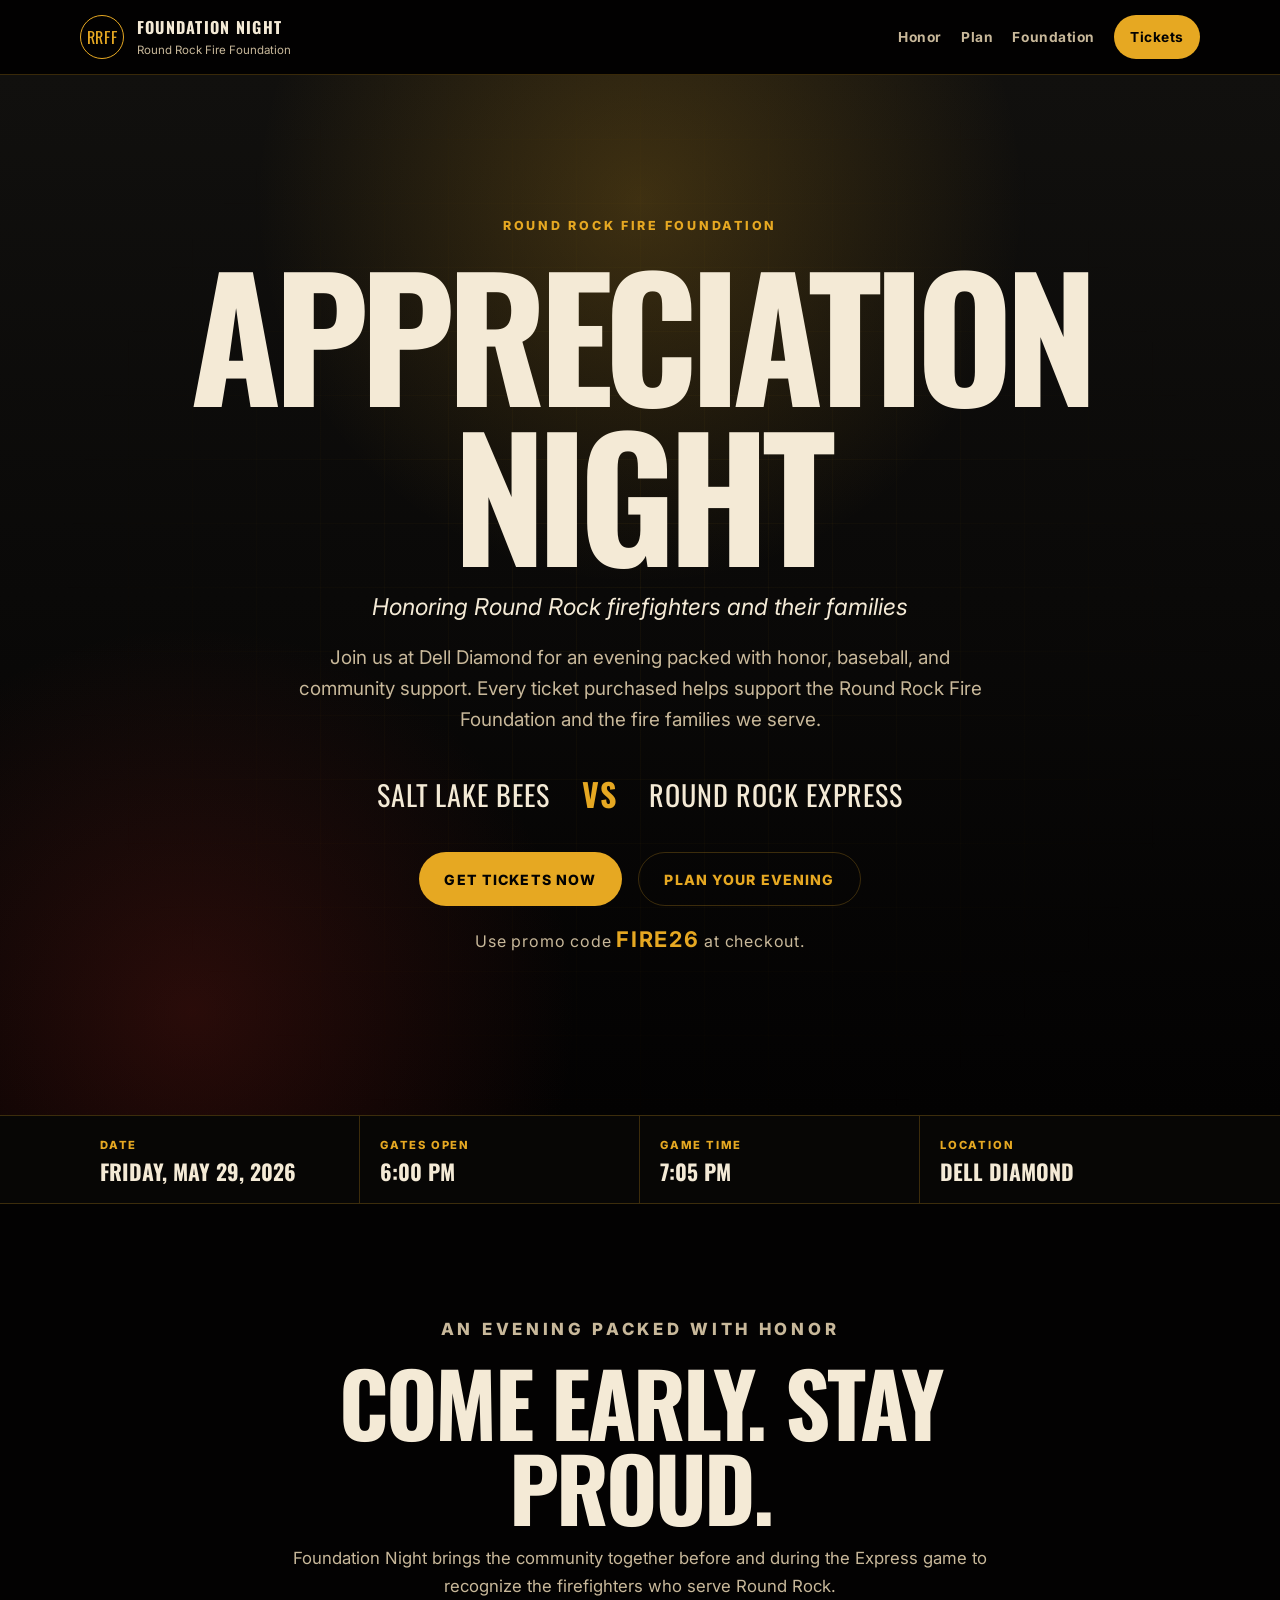
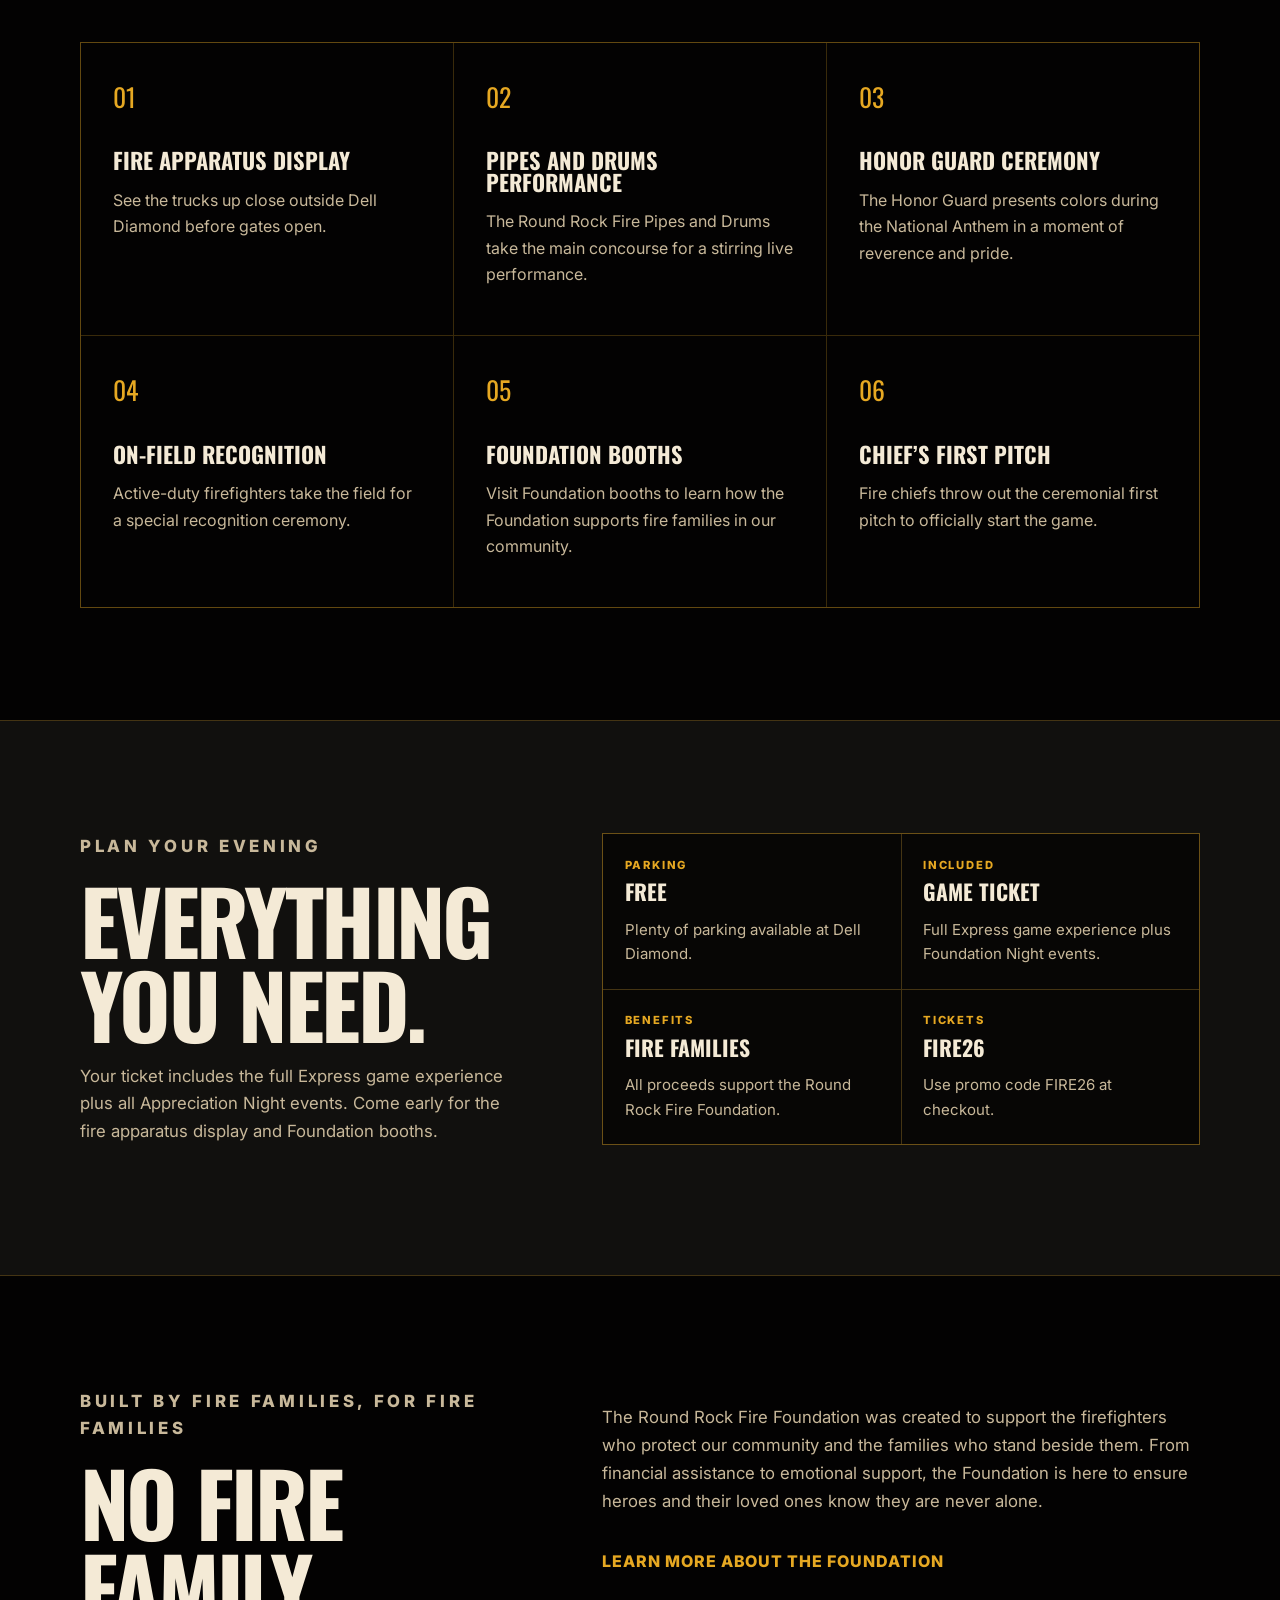
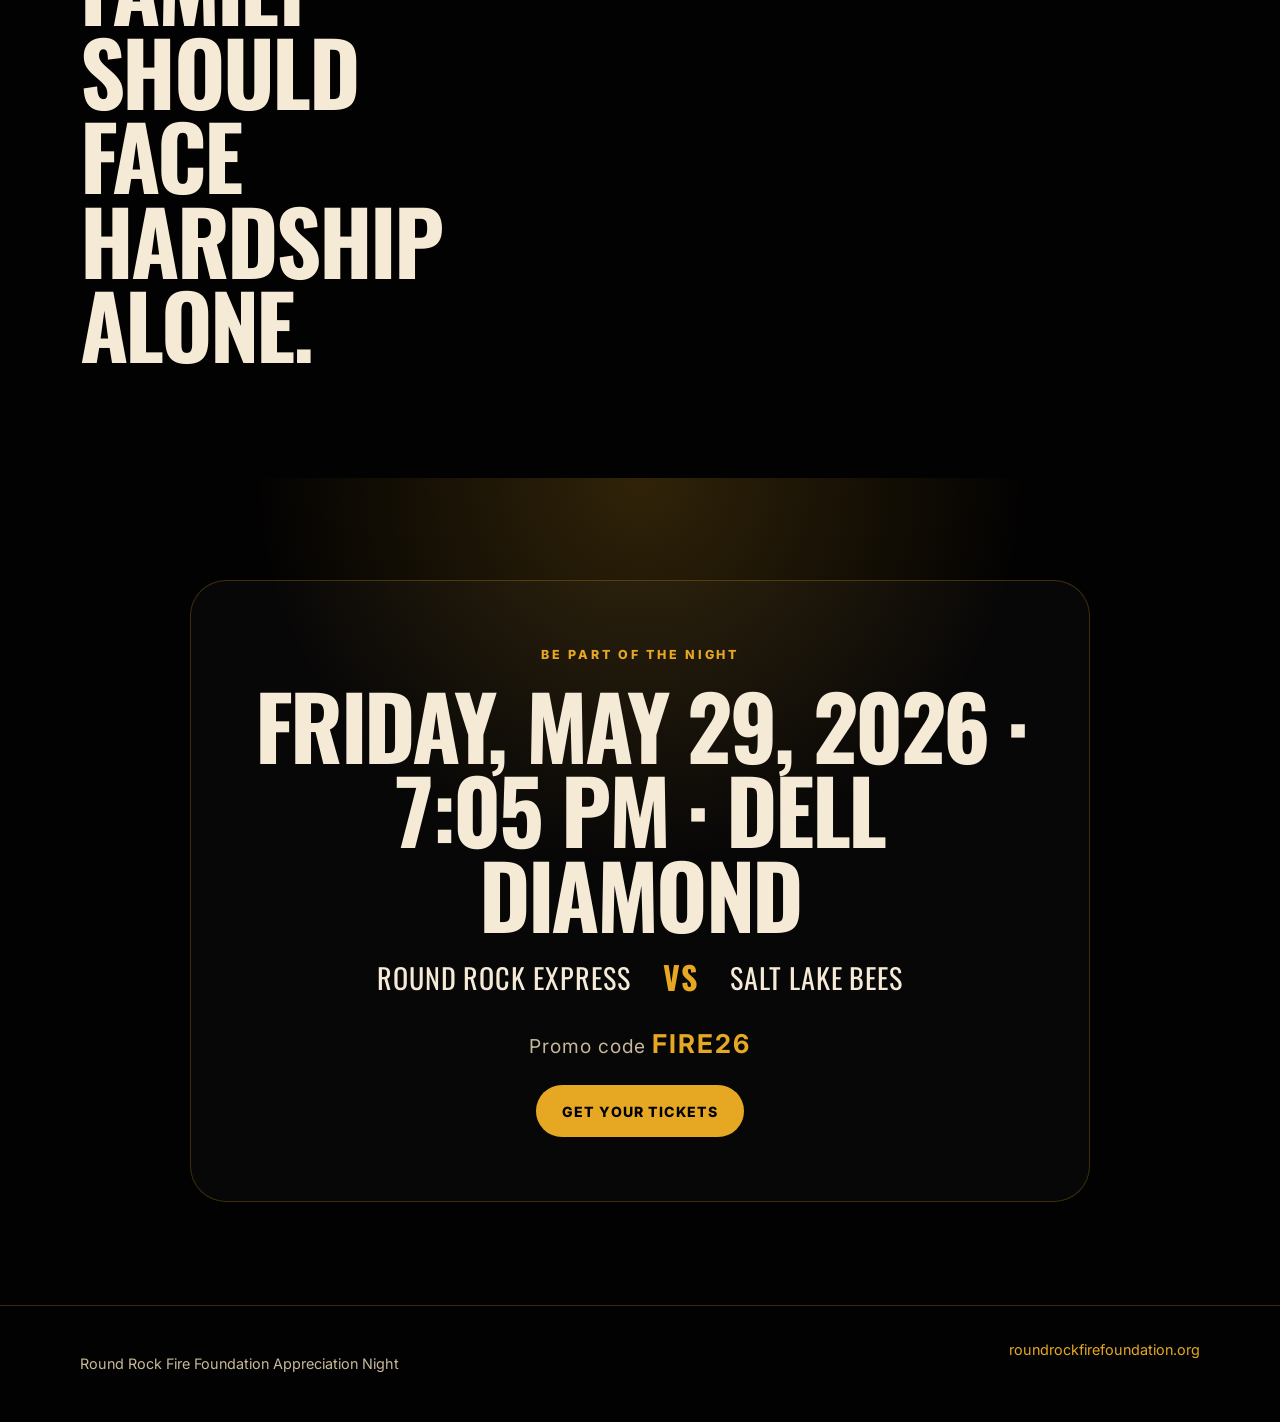
<file: index.html>
<!doctype html>
<html lang="en">
  <head>
    <meta charset="UTF-8" />
    <meta name="viewport" content="width=device-width, initial-scale=1.0" />
    <title>Round Rock Fire Foundation Appreciation Night</title>
    <meta
      name="description"
      content="Round Rock Fire Foundation Appreciation Night at Dell Diamond on Friday, May 29, 2026. Gates open at 6:00 PM, game time is 7:05 PM, and ticket promo code is FIRE26."
    />
    <meta property="og:type" content="website" />
    <meta property="og:title" content="Round Rock Fire Foundation Appreciation Night" />
    <meta
      property="og:description"
      content="Fire apparatus, Pipes and Drums, Honor Guard, on-field firefighter recognition, Foundation booths, and Round Rock Express baseball."
    />
    <link rel="preconnect" href="https://fonts.googleapis.com" />
    <link rel="preconnect" href="https://fonts.gstatic.com" crossorigin />
    <link href="https://fonts.googleapis.com/css2?family=Inter:wght@400;500;600;700;800&family=Oswald:wght@600;700&display=swap" rel="stylesheet" />
    <link rel="stylesheet" href="styles.css" />
  </head>
  <body>
    <a class="skip-link" href="#main">Skip to content</a>

    <header class="site-header">
      <div class="container nav">
        <a class="brand" href="#top" aria-label="Round Rock Fire Foundation Appreciation Night">
          <span class="brand-mark" aria-hidden="true">RRFF</span>
          <span>
            <strong>Foundation Night</strong>
            <small>Round Rock Fire Foundation</small>
          </span>
        </a>
        <nav aria-label="Primary navigation">
          <a href="#honor">Honor</a>
          <a href="#plan">Plan</a>
          <a href="#foundation">Foundation</a>
          <a class="nav-cta" href="https://mlb.tickets.com/?orgId=58189&agency=MILB_MPV&eventId=27339" target="_blank" rel="noopener noreferrer">Tickets</a>
        </nav>
      </div>
    </header>

    <main id="main">
      <section class="hero" id="top">
        <div class="container hero-inner">
          <p class="eyebrow">Round Rock Fire Foundation</p>
          <h1>Appreciation Night</h1>
          <p class="hero-subtitle">Honoring Round Rock firefighters and their families</p>
          <p class="lede">
            Join us at Dell Diamond for an evening packed with honor, baseball, and community support. Every ticket purchased helps support the Round Rock Fire Foundation and the fire families we serve.
          </p>

          <div class="matchup" aria-label="Game matchup">
            <span>Salt Lake Bees</span>
            <strong>vs</strong>
            <span>Round Rock Express</span>
          </div>

          <div class="hero-actions">
            <a class="button primary" href="https://mlb.tickets.com/?orgId=58189&agency=MILB_MPV&eventId=27339" target="_blank" rel="noopener noreferrer">Get tickets now</a>
            <a class="button secondary" href="#plan">Plan your evening</a>
          </div>

          <p class="promo">Use promo code <strong>FIRE26</strong> at checkout.</p>
        </div>
      </section>

      <section class="facts" aria-label="Key event facts">
        <div class="container facts-grid">
          <div>
            <span>Date</span>
            <strong>Friday, May 29, 2026</strong>
          </div>
          <div>
            <span>Gates Open</span>
            <strong>6:00 PM</strong>
          </div>
          <div>
            <span>Game Time</span>
            <strong>7:05 PM</strong>
          </div>
          <div>
            <span>Location</span>
            <strong>Dell Diamond</strong>
          </div>
        </div>
      </section>

      <section class="section" id="honor">
        <div class="container">
          <div class="section-head center">
            <p class="eyebrow">An evening packed with honor</p>
            <h2>Come early. Stay proud.</h2>
            <p>
              Foundation Night brings the community together before and during the Express game to recognize the firefighters who serve Round Rock.
            </p>
          </div>

          <div class="honor-grid">
            <article>
              <span aria-hidden="true">01</span>
              <h3>Fire Apparatus Display</h3>
              <p>See the trucks up close outside Dell Diamond before gates open.</p>
            </article>
            <article>
              <span aria-hidden="true">02</span>
              <h3>Pipes and Drums Performance</h3>
              <p>The Round Rock Fire Pipes and Drums take the main concourse for a stirring live performance.</p>
            </article>
            <article>
              <span aria-hidden="true">03</span>
              <h3>Honor Guard Ceremony</h3>
              <p>The Honor Guard presents colors during the National Anthem in a moment of reverence and pride.</p>
            </article>
            <article>
              <span aria-hidden="true">04</span>
              <h3>On-Field Recognition</h3>
              <p>Active-duty firefighters take the field for a special recognition ceremony.</p>
            </article>
            <article>
              <span aria-hidden="true">05</span>
              <h3>Foundation Booths</h3>
              <p>Visit Foundation booths to learn how the Foundation supports fire families in our community.</p>
            </article>
            <article>
              <span aria-hidden="true">06</span>
              <h3>Chief’s First Pitch</h3>
              <p>Fire chiefs throw out the ceremonial first pitch to officially start the game.</p>
            </article>
          </div>
        </div>
      </section>

      <section class="section dark" id="plan">
        <div class="container plan-grid">
          <div>
            <p class="eyebrow">Plan your evening</p>
            <h2>Everything you need.</h2>
            <p>
              Your ticket includes the full Express game experience plus all Appreciation Night events. Come early for the fire apparatus display and Foundation booths.
            </p>
          </div>
          <div class="detail-grid">
            <div>
              <span>Parking</span>
              <strong>Free</strong>
              <p>Plenty of parking available at Dell Diamond.</p>
            </div>
            <div>
              <span>Included</span>
              <strong>Game Ticket</strong>
              <p>Full Express game experience plus Foundation Night events.</p>
            </div>
            <div>
              <span>Benefits</span>
              <strong>Fire Families</strong>
              <p>All proceeds support the Round Rock Fire Foundation.</p>
            </div>
            <div>
              <span>Tickets</span>
              <strong>FIRE26</strong>
              <p>Use promo code FIRE26 at checkout.</p>
            </div>
          </div>
        </div>
      </section>

      <section class="section" id="foundation">
        <div class="container foundation-grid">
          <div>
            <p class="eyebrow">Built by fire families, for fire families</p>
            <h2>No fire family should face hardship alone.</h2>
          </div>
          <div>
            <p>
              The Round Rock Fire Foundation was created to support the firefighters who protect our community and the families who stand beside them. From financial assistance to emotional support, the Foundation is here to ensure heroes and their loved ones know they are never alone.
            </p>
            <a class="text-link" href="https://roundrockfirefoundation.org" target="_blank" rel="noopener noreferrer">Learn more about the Foundation</a>
          </div>
        </div>
      </section>

      <section class="tickets" aria-label="Ticket call to action">
        <div class="container ticket-box">
          <p class="eyebrow">Be part of the night</p>
          <h2>Friday, May 29, 2026 · 7:05 PM · Dell Diamond</h2>
          <div class="matchup small">
            <span>Round Rock Express</span>
            <strong>vs</strong>
            <span>Salt Lake Bees</span>
          </div>
          <p class="promo large">Promo code <strong>FIRE26</strong></p>
          <a class="button primary" href="https://mlb.tickets.com/?orgId=58189&agency=MILB_MPV&eventId=27339" target="_blank" rel="noopener noreferrer">Get your tickets</a>
        </div>
      </section>
    </main>

    <footer class="site-footer">
      <div class="container footer-grid">
        <p>Round Rock Fire Foundation Appreciation Night</p>
        <a href="https://roundrockfirefoundation.org" target="_blank" rel="noopener noreferrer">roundrockfirefoundation.org</a>
      </div>
    </footer>
  </body>
</html>
</file>
<file: styles.css>
:root {
  --black: #030202;
  --charcoal: #11100e;
  --cream: #f4ead6;
  --muted: #c8b89a;
  --gold: #e6a822;
  --gold-soft: #f6d684;
  --red: #9f261d;
  --line: rgba(230, 168, 34, 0.24);
}

* {
  box-sizing: border-box;
}

html {
  scroll-behavior: smooth;
}

body {
  margin: 0;
  font-family: Inter, system-ui, -apple-system, BlinkMacSystemFont, "Segoe UI", sans-serif;
  color: var(--cream);
  background: var(--black);
  line-height: 1.65;
}

a {
  color: inherit;
}

.skip-link {
  position: absolute;
  left: -999px;
  top: 0;
  background: var(--gold);
  color: var(--black);
  padding: 0.75rem 1rem;
  z-index: 100;
}

.skip-link:focus {
  left: 0;
}

.container {
  width: min(1120px, calc(100% - 32px));
  margin: 0 auto;
}

.site-header {
  position: sticky;
  top: 0;
  z-index: 30;
  background: rgba(3, 2, 2, 0.9);
  border-bottom: 1px solid var(--line);
  backdrop-filter: blur(16px);
}

.nav {
  min-height: 74px;
  display: flex;
  align-items: center;
  justify-content: space-between;
  gap: 1.5rem;
}

.brand {
  display: inline-flex;
  align-items: center;
  gap: 0.8rem;
  text-decoration: none;
}

.brand-mark {
  display: inline-flex;
  align-items: center;
  justify-content: center;
  width: 44px;
  height: 44px;
  border: 1px solid var(--gold);
  border-radius: 999px;
  font-family: Oswald, sans-serif;
  color: var(--gold);
  letter-spacing: 0.04em;
}

.brand strong {
  display: block;
  font-family: Oswald, sans-serif;
  text-transform: uppercase;
  letter-spacing: 0.08em;
}

.brand small {
  display: block;
  color: var(--muted);
  font-size: 0.72rem;
}

nav {
  display: flex;
  align-items: center;
  gap: 1.2rem;
  font-size: 0.86rem;
  font-weight: 700;
  letter-spacing: 0.04em;
}

nav a {
  color: var(--muted);
  text-decoration: none;
}

nav a:hover {
  color: var(--cream);
}

.nav-cta {
  color: var(--black);
  background: var(--gold);
  padding: 0.65rem 1rem;
  border-radius: 999px;
}

.hero {
  position: relative;
  overflow: hidden;
  min-height: 760px;
  display: grid;
  place-items: center;
  padding: clamp(5rem, 11vw, 9rem) 0;
  text-align: center;
  background:
    radial-gradient(circle at 50% 12%, rgba(230, 168, 34, 0.22), transparent 24rem),
    radial-gradient(circle at 15% 90%, rgba(159, 38, 29, 0.24), transparent 24rem),
    linear-gradient(180deg, #11100e, var(--black));
}

.hero::before {
  content: "";
  position: absolute;
  inset: 0;
  background-image:
    linear-gradient(rgba(230, 168, 34, 0.05) 1px, transparent 1px),
    linear-gradient(90deg, rgba(230, 168, 34, 0.05) 1px, transparent 1px);
  background-size: 64px 64px;
  mask-image: radial-gradient(circle at center, black, transparent 72%);
}

.hero-inner {
  position: relative;
}

.eyebrow {
  margin: 0 0 1rem;
  color: var(--gold);
  text-transform: uppercase;
  letter-spacing: 0.22em;
  font-size: 0.78rem;
  font-weight: 800;
}

h1,
h2,
h3 {
  margin: 0;
  font-family: Oswald, sans-serif;
  text-transform: uppercase;
  line-height: 0.96;
}

h1 {
  font-size: clamp(4.8rem, 13vw, 11rem);
  letter-spacing: -0.05em;
}

h2 {
  font-size: clamp(2.5rem, 7vw, 5.5rem);
  letter-spacing: -0.03em;
}

h3 {
  font-size: 1.4rem;
}

.hero-subtitle {
  margin: 1rem 0 0;
  color: var(--cream);
  font-size: clamp(1.1rem, 2vw, 1.45rem);
  font-style: italic;
}

.lede {
  max-width: 720px;
  margin: 1rem auto 0;
  color: var(--muted);
  font-size: clamp(1rem, 1.8vw, 1.18rem);
}

.matchup {
  display: flex;
  justify-content: center;
  align-items: center;
  gap: clamp(0.8rem, 4vw, 2rem);
  flex-wrap: wrap;
  margin: 2rem 0;
  font-family: Oswald, sans-serif;
  text-transform: uppercase;
  letter-spacing: 0.06em;
}

.matchup span {
  font-size: clamp(1.1rem, 2.2vw, 1.8rem);
}

.matchup strong {
  color: var(--gold);
  font-size: 2rem;
}

.matchup.small {
  margin: 1rem 0;
}

.button {
  display: inline-flex;
  align-items: center;
  justify-content: center;
  min-height: 50px;
  padding: 0.9rem 1.6rem;
  border-radius: 999px;
  text-decoration: none;
  text-transform: uppercase;
  letter-spacing: 0.08em;
  font-size: 0.88rem;
  font-weight: 800;
  transition: transform 0.18s ease, background 0.18s ease;
}

.button:hover {
  transform: translateY(-2px);
}

.button.primary {
  background: var(--gold);
  color: var(--black);
}

.button.secondary {
  border: 1px solid var(--line);
  color: var(--gold);
}

.hero-actions {
  display: flex;
  justify-content: center;
  flex-wrap: wrap;
  gap: 1rem;
}

.promo {
  color: var(--muted);
  letter-spacing: 0.05em;
}

.promo strong {
  color: var(--gold);
  font-size: 1.35em;
  letter-spacing: 0.08em;
}

.promo.large {
  font-size: 1.2rem;
}

.facts {
  border-top: 1px solid var(--line);
  border-bottom: 1px solid var(--line);
  background: #070605;
}

.facts-grid {
  display: grid;
  grid-template-columns: repeat(4, 1fr);
}

.facts-grid div {
  padding: 1.25rem;
  border-right: 1px solid var(--line);
}

.facts-grid div:last-child {
  border-right: 0;
}

.facts span,
.detail-grid span {
  display: block;
  color: var(--gold);
  text-transform: uppercase;
  letter-spacing: 0.16em;
  font-size: 0.7rem;
  font-weight: 800;
}

.facts strong,
.detail-grid strong {
  display: block;
  margin-top: 0.35rem;
  font-family: Oswald, sans-serif;
  text-transform: uppercase;
  font-size: 1.35rem;
  line-height: 1.05;
}

.section {
  padding: clamp(4rem, 9vw, 7rem) 0;
}

.section-head {
  max-width: 760px;
  margin-bottom: 2.6rem;
}

.section-head.center {
  margin-left: auto;
  margin-right: auto;
  text-align: center;
}

.section-head p,
.foundation-grid p,
.plan-grid p {
  color: var(--muted);
  font-size: 1.05rem;
}

.honor-grid {
  display: grid;
  grid-template-columns: repeat(3, 1fr);
  gap: 1px;
  background: var(--line);
  border: 1px solid var(--line);
}

.honor-grid article {
  min-height: 230px;
  padding: clamp(1.3rem, 3vw, 2rem);
  background: var(--black);
}

.honor-grid span {
  display: inline-block;
  margin-bottom: 2rem;
  color: var(--gold);
  font-family: Oswald, sans-serif;
  font-size: 1.6rem;
}

.honor-grid p {
  color: var(--muted);
}

.dark {
  background: var(--charcoal);
  border-top: 1px solid var(--line);
  border-bottom: 1px solid var(--line);
}

.plan-grid,
.foundation-grid {
  display: grid;
  grid-template-columns: 0.85fr 1.15fr;
  gap: clamp(2rem, 7vw, 5rem);
  align-items: start;
}

.detail-grid {
  display: grid;
  grid-template-columns: repeat(2, 1fr);
  gap: 1px;
  background: var(--line);
  border: 1px solid var(--line);
}

.detail-grid div {
  background: #070605;
  padding: 1.35rem;
}

.detail-grid p {
  margin-bottom: 0;
  font-size: 0.94rem;
}

.text-link {
  display: inline-block;
  margin-top: 1rem;
  color: var(--gold);
  font-weight: 800;
  text-transform: uppercase;
  letter-spacing: 0.06em;
  text-decoration: none;
}

.tickets {
  padding: clamp(4rem, 8vw, 7rem) 0;
  text-align: center;
  background:
    radial-gradient(circle at 50% 0, rgba(230, 168, 34, 0.2), transparent 24rem),
    var(--black);
}

.ticket-box {
  max-width: 900px;
  padding: clamp(2rem, 5vw, 4rem);
  border: 1px solid var(--line);
  border-radius: 36px;
  background: rgba(255, 255, 255, 0.025);
}

.site-footer {
  border-top: 1px solid var(--line);
  padding: 2rem 0;
  color: var(--muted);
}

.footer-grid {
  display: flex;
  justify-content: space-between;
  gap: 1rem;
  flex-wrap: wrap;
  font-size: 0.9rem;
}

.footer-grid a {
  color: var(--gold);
  text-decoration: none;
}

@media (max-width: 820px) {
  .nav {
    align-items: flex-start;
    flex-direction: column;
    padding: 1rem 0;
  }

  nav {
    width: 100%;
    overflow-x: auto;
    padding-bottom: 0.25rem;
  }

  .facts-grid,
  .honor-grid,
  .plan-grid,
  .foundation-grid,
  .detail-grid {
    grid-template-columns: 1fr;
  }

  .facts-grid div {
    border-right: 0;
    border-bottom: 1px solid var(--line);
  }

  h1 {
    font-size: clamp(4rem, 20vw, 7rem);
  }
}
</file>
